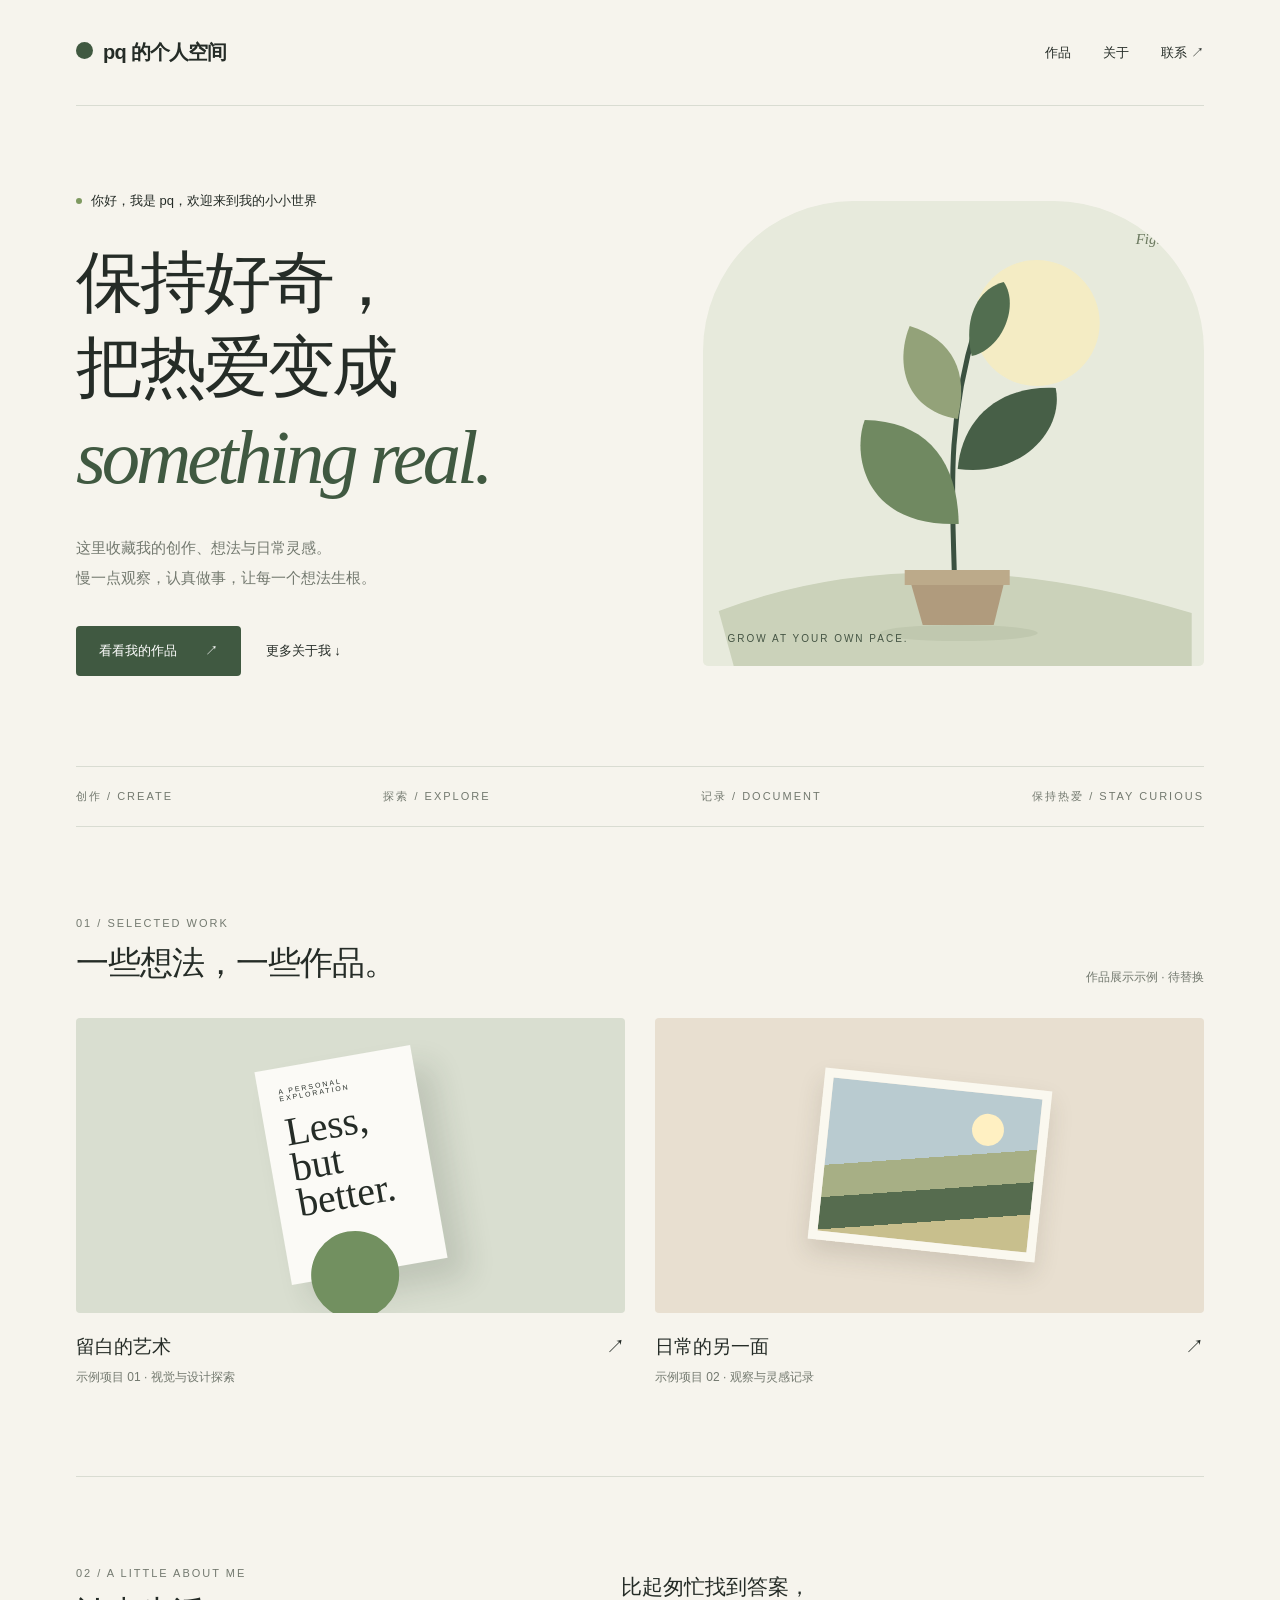
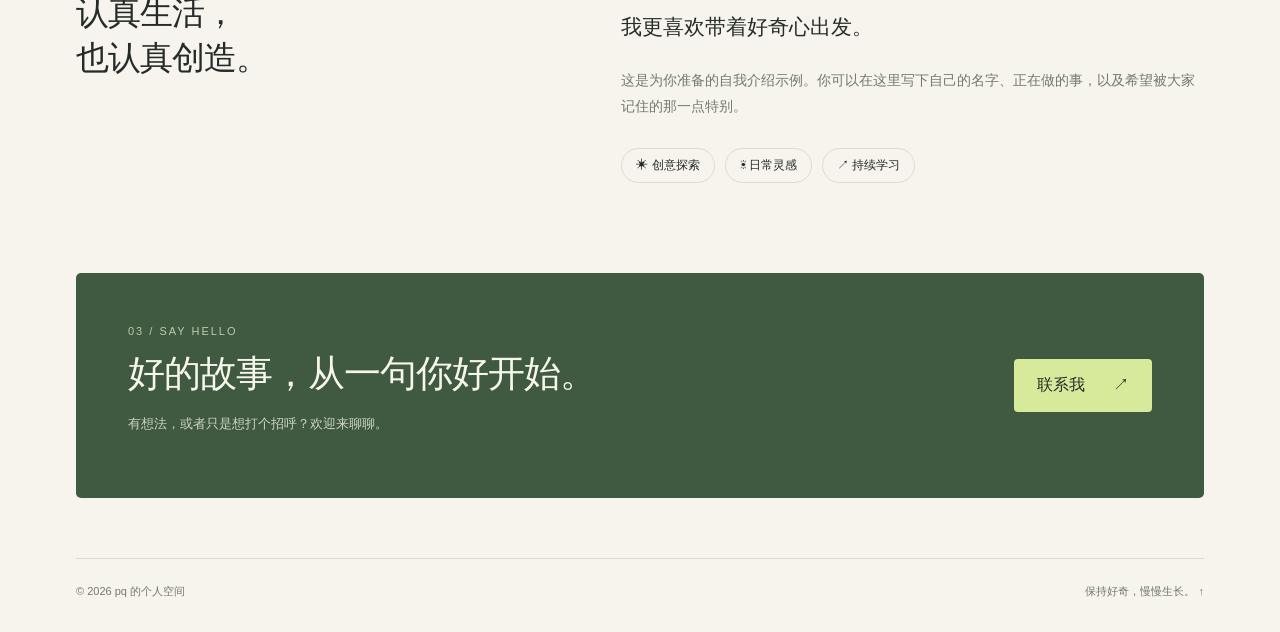
<file: index.html>
<!doctype html>
<html lang="zh-CN">
<head><meta charset="UTF-8"><meta name="viewport" content="width=device-width,initial-scale=1"><meta name="description" content="一个关于创作、探索与日常灵感的个人空间。"><title>pq 的个人空间 · 保持好奇</title>
<link rel="stylesheet" href="style.css"></head>
<body><div class="wrap"><header><a href="#" class="brand"><span></span>pq 的个人空间</a><nav aria-label="主导航"><a href="#work">作品</a><a href="#about">关于</a><a href="#contact">联系 ↗</a></nav></header>
<main><section class="hero"><div><div class="welcome"><span class="dot"></span>你好，我是 pq，欢迎来到我的小小世界</div><h1>保持好奇，<br>把热爱变成<br><em>something real.</em></h1><p class="intro">这里收藏我的创作、想法与日常灵感。<br>慢一点观察，认真做事，让每一个想法生根。</p><div class="actions"><a class="primary" href="#work">看看我的作品 <span class="arrow">↗</span></a><a href="#about">更多关于我 ↓</a></div></div><div class="art" role="img" aria-label="抽象植物插画：绿色叶片向着一轮淡黄色的太阳生长"><span class="art-number">Fig. 01</span><svg viewBox="0 0 440 465" aria-hidden="true"><circle cx="303" cy="122" r="63" fill="#f4ecc4"/><path d="M-15 410 Q190 332 458 412V465H0Z" fill="#cbd2ba"/><path d="M221 391C220 310 210 230 242 126" fill="none" stroke="#3b5140" stroke-width="5"/><path d="M225 323C127 326 119 250 131 219C194 220 224 261 225 323" fill="#708961"/><path d="M224 268C286 277 331 230 322 187C263 184 228 220 224 268" fill="#475f47"/><path d="M224 218C166 208 163 156 176 125C220 139 235 171 224 218" fill="#93a279"/><path d="M238 155C269 148 286 104 270 81C241 89 230 121 238 155" fill="#526e50"/><path d="M174 371H273L260 424H189Z" fill="#b09b7d"/><path d="M171 369H276V384H171Z" fill="#bcaa8a"/><ellipse cx="225" cy="432" rx="79" ry="8" fill="#afb99e" opacity=".4"/></svg><div class="art-label">GROW AT YOUR OWN PACE.</div></div></section>
<div class="strip"><span>创作 / CREATE</span><span>探索 / EXPLORE</span><span>记录 / DOCUMENT</span><span>保持热爱 / STAY CURIOUS</span></div>
<section class="section" id="work"><div class="heading"><div><div class="eyebrow">01 / SELECTED WORK</div><h2>一些想法，一些作品。</h2></div><span class="note">作品展示示例 · 待替换</span></div><div class="projects"><button class="project" data-project="0"><div class="cover cover-one"><div class="poster"><div class="tiny">A PERSONAL EXPLORATION</div><strong>Less,<br>but better.</strong><div class="circle"></div></div></div><div class="p-title"><span>留白的艺术</span><span>↗</span></div><div class="meta">示例项目 01 · 视觉与设计探索</div></button><button class="project" data-project="1"><div class="cover cover-two"><div class="landscape"><span class="sun"></span></div></div><div class="p-title"><span>日常的另一面</span><span>↗</span></div><div class="meta">示例项目 02 · 观察与灵感记录</div></button></div></section>
<section class="section about" id="about"><div><div class="eyebrow">02 / A LITTLE ABOUT ME</div><h2>认真生活，<br>也认真创造。</h2></div><div><p class="about-copy">比起匆忙找到答案，<br>我更喜欢带着好奇心出发。<small>这是为你准备的自我介绍示例。你可以在这里写下自己的名字、正在做的事，以及希望被大家记住的那一点特别。</small></p><div class="tags"><span>✳ 创意探索</span><span>☀ 日常灵感</span><span>↗ 持续学习</span></div></div></section>
<section class="contact" id="contact"><div><div class="eyebrow">03 / SAY HELLO</div><h2>好的故事，从一句你好开始。</h2><p>有想法，或者只是想打个招呼？欢迎来聊聊。</p></div><button id="contact-button">联系我 <span class="arrow">↗</span></button></section></main><footer><span>© 2026 pq 的个人空间</span><span>保持好奇，慢慢生长。 <a href="#" aria-label="回到顶部">↑</a></span></footer></div>
<dialog id="detail"><button class="close" aria-label="关闭">×</button><div class="demo" id="dialog-label"></div><h2 id="dialog-title"></h2><p id="dialog-copy"></p></dialog><script src="script.js" defer></script></body></html>
</file>
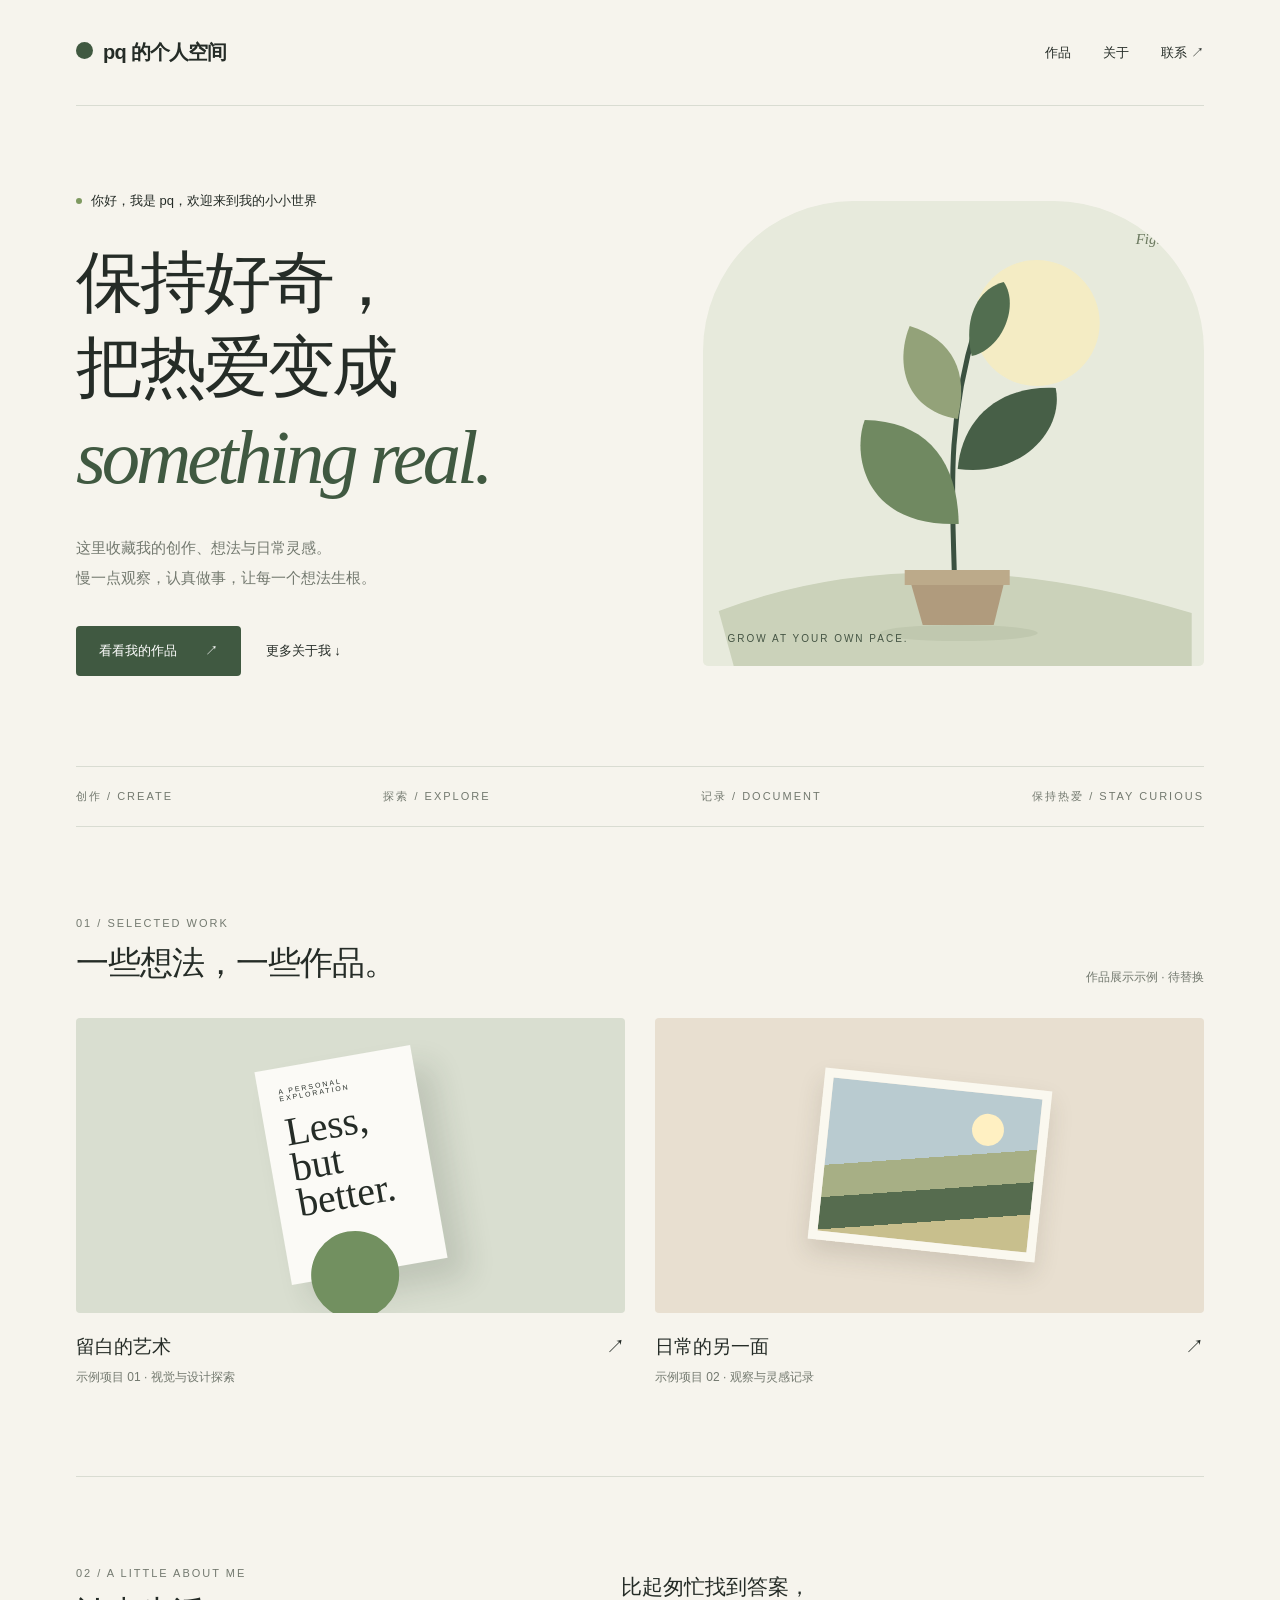
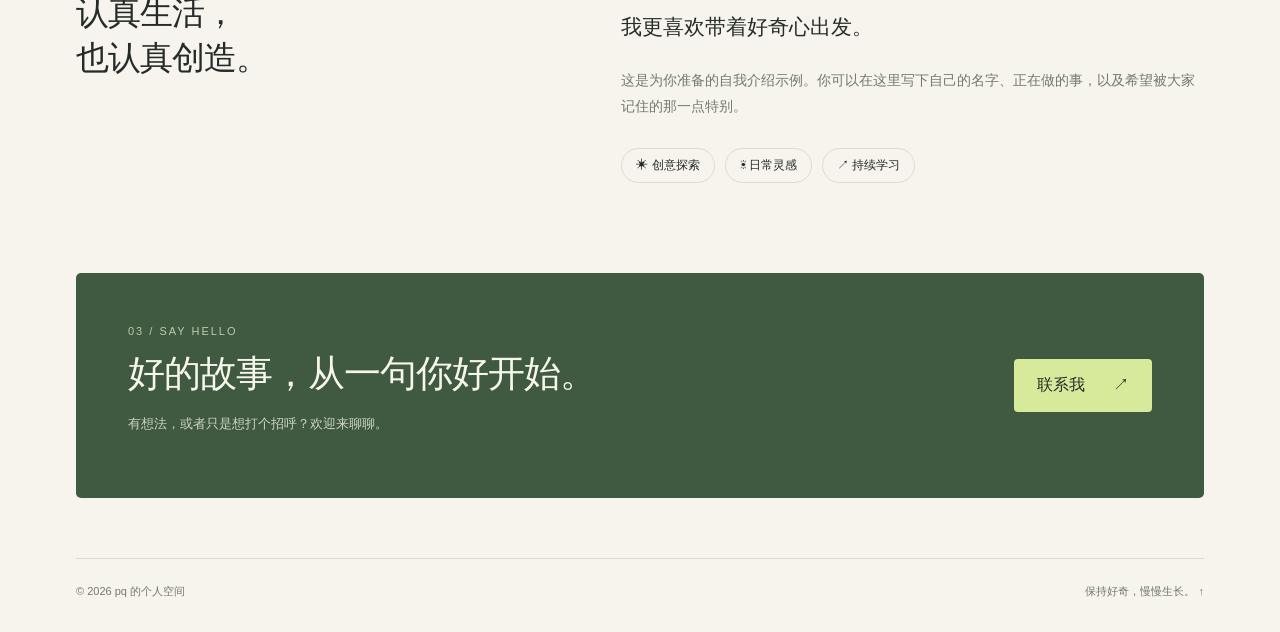
<file: pq-personal-website.html>
<!doctype html>
<html lang="zh-CN">
<head><meta charset="UTF-8"><meta name="viewport" content="width=device-width,initial-scale=1"><meta name="description" content="一个关于创作、探索与日常灵感的个人空间。"><title>pq 的个人空间 · 保持好奇</title>
<style>
:root{--paper:#f6f4ed;--ink:#252c27;--muted:#73796f;--line:#d9dcd2;--green:#405941;--lime:#d7e99a}*{box-sizing:border-box}html{scroll-behavior:smooth;scroll-padding-top:35px}body{margin:0;background:var(--paper);color:var(--ink);font-family:Arial,"PingFang SC","Microsoft YaHei",sans-serif}a{color:inherit;text-decoration:none}button{font:inherit;cursor:pointer}a:focus-visible,button:focus-visible{outline:3px solid #7b954c;outline-offset:5px}.wrap{max-width:1240px;margin:auto;padding:0 56px}header{height:106px;display:flex;align-items:center;justify-content:space-between;border-bottom:1px solid var(--line)}.brand{font-size:20px;font-weight:700;letter-spacing:-.8px}.brand span{display:inline-block;width:17px;height:17px;border-radius:50%;background:var(--green);margin-right:10px}nav{display:flex;gap:32px;font-size:13px}nav a:hover{color:#72934d}.hero{padding:86px 0 90px;display:grid;grid-template-columns:1.12fr 1fr;gap:65px;align-items:center}.eyebrow{font-size:11px;letter-spacing:2px;color:var(--muted)}.welcome{display:flex;align-items:center;gap:9px;margin-bottom:30px;font-size:13px}.dot{width:6px;height:6px;border-radius:50%;background:#7e9960}h1{font-weight:500;font-size:clamp(44px,5.2vw,68px);line-height:1.27;letter-spacing:-3px;margin:0 0 27px}h1 em{font-family:Georgia,serif;font-style:italic;color:var(--green);font-size:1.15em;letter-spacing:-4px}.intro{font-size:15px;line-height:1.95;color:var(--muted);max-width:385px}.actions{display:flex;align-items:center;gap:25px;margin-top:34px;font-size:13px}.primary{background:var(--green);color:white;padding:16px 23px;border-radius:4px}.primary:hover{background:#2f452f}.arrow{padding-left:24px}.art{position:relative;height:465px;background:#e7eadc;border-radius:150px 150px 5px 5px;overflow:hidden}.art svg{width:100%;height:100%;display:block}.art-label{position:absolute;bottom:22px;left:25px;font-size:10px;letter-spacing:2px;color:#445443}.art-number{position:absolute;right:25px;top:30px;font:italic 15px Georgia;color:#6b795f}.strip{display:flex;justify-content:space-between;border-top:1px solid var(--line);border-bottom:1px solid var(--line);padding:22px 0;color:var(--muted);font-size:11px;letter-spacing:2px}.section{padding:90px 0}.heading{display:flex;align-items:end;justify-content:space-between;margin-bottom:32px}h2{font-size:33px;font-weight:500;letter-spacing:-1px;margin:12px 0 0}.note{color:var(--muted);font-size:12px}.projects{display:grid;grid-template-columns:1fr 1fr;gap:30px}.project{background:none;border:0;padding:0;text-align:left;color:inherit}.cover{height:295px;position:relative;overflow:hidden;border-radius:4px;transition:transform .3s}.project:hover .cover{transform:translateY(-5px)}.cover-one{background:#d9ded0;display:grid;place-items:center}.poster{background:#fbfaf6;width:158px;height:216px;transform:rotate(-10deg);padding:20px;box-shadow:18px 22px 30px #25332524}.poster .tiny{font-size:7px;letter-spacing:2px}.poster strong{font:40px/.9 Georgia;display:block;margin-top:13px;font-weight:400}.poster .circle{width:88px;height:88px;border-radius:50%;background:#729060;margin-top:18px}.cover-two{background:#e8dfd0;display:grid;place-items:center}.landscape{width:228px;height:172px;border:9px solid #faf8ef;box-shadow:0 12px 25px #433b3226;transform:rotate(6deg);background:linear-gradient(170deg,#b9cbd0 0 46%,#a7af85 46% 63%,#566c4f 63% 80%,#c8bf8d 80%);position:relative}.sun{position:absolute;width:32px;height:32px;background:#fff0c2;border-radius:50%;top:20px;right:35px}.p-title{display:flex;justify-content:space-between;margin:21px 0 9px;font-size:19px}.meta{font-size:12px;color:var(--muted)}.about{display:grid;grid-template-columns:1fr 1.2fr;gap:60px;border-top:1px solid var(--line)}.about-copy{font-size:21px;line-height:1.9;margin:0}.about-copy small{display:block;font-size:14px;color:var(--muted);margin-top:20px}.tags{display:flex;gap:10px;flex-wrap:wrap;margin-top:28px}.tags span{font-size:12px;border:1px solid var(--line);padding:8px 14px;border-radius:30px}.contact{background:var(--green);border-radius:5px;color:#f7f6ec;padding:52px;display:flex;align-items:center;justify-content:space-between;margin-bottom:60px}.contact h2{font-size:37px;margin-bottom:16px}.contact p{font-size:13px;color:#cbd5c4}.contact button{background:var(--lime);color:var(--ink);padding:16px 23px;border:0;border-radius:4px;white-space:nowrap}.contact .eyebrow{color:#bcccb0}footer{padding:25px 0 33px;display:flex;justify-content:space-between;font-size:11px;color:var(--muted);border-top:1px solid var(--line)}dialog{border:1px solid var(--line);border-radius:12px;padding:36px;max-width:500px;width:calc(100% - 40px);background:var(--paper);color:var(--ink)}dialog::backdrop{background:#17201880;backdrop-filter:blur(5px)}dialog h2{font-size:25px}dialog p{font-size:15px;line-height:1.9;color:var(--muted)}.close{float:right;border:0;background:transparent;font-size:25px}.demo{font-size:11px;letter-spacing:1px;color:var(--muted)}@media(max-width:760px){.wrap{padding:0 24px}header{height:80px}nav{gap:20px}.brand{font-size:17px}.hero{grid-template-columns:1fr;padding:50px 0;gap:38px}h1{font-size:49px}.art{height:350px;max-width:430px;width:100%;margin:auto}.strip{font-size:9px;letter-spacing:1px}.section{padding:58px 0}.projects{grid-template-columns:1fr;gap:33px}.cover{height:290px}.about{grid-template-columns:1fr;gap:25px}.about-copy{font-size:19px}.contact{padding:30px;display:block}.contact h2{font-size:29px}.contact button{margin-top:18px}.heading{align-items:start}.heading .note{max-width:96px;line-height:1.6}footer{font-size:10px}.contact{margin-bottom:40px}}@media(prefers-reduced-motion:reduce){html{scroll-behavior:auto}.cover{transition:none}}
</style></head>
<body><div class="wrap"><header><a href="#" class="brand"><span></span>pq 的个人空间</a><nav aria-label="主导航"><a href="#work">作品</a><a href="#about">关于</a><a href="#contact">联系 ↗</a></nav></header>
<main><section class="hero"><div><div class="welcome"><span class="dot"></span>你好，我是 pq，欢迎来到我的小小世界</div><h1>保持好奇，<br>把热爱变成<br><em>something real.</em></h1><p class="intro">这里收藏我的创作、想法与日常灵感。<br>慢一点观察，认真做事，让每一个想法生根。</p><div class="actions"><a class="primary" href="#work">看看我的作品 <span class="arrow">↗</span></a><a href="#about">更多关于我 ↓</a></div></div><div class="art" role="img" aria-label="抽象植物插画：绿色叶片向着一轮淡黄色的太阳生长"><span class="art-number">Fig. 01</span><svg viewBox="0 0 440 465" aria-hidden="true"><circle cx="303" cy="122" r="63" fill="#f4ecc4"/><path d="M-15 410 Q190 332 458 412V465H0Z" fill="#cbd2ba"/><path d="M221 391C220 310 210 230 242 126" fill="none" stroke="#3b5140" stroke-width="5"/><path d="M225 323C127 326 119 250 131 219C194 220 224 261 225 323" fill="#708961"/><path d="M224 268C286 277 331 230 322 187C263 184 228 220 224 268" fill="#475f47"/><path d="M224 218C166 208 163 156 176 125C220 139 235 171 224 218" fill="#93a279"/><path d="M238 155C269 148 286 104 270 81C241 89 230 121 238 155" fill="#526e50"/><path d="M174 371H273L260 424H189Z" fill="#b09b7d"/><path d="M171 369H276V384H171Z" fill="#bcaa8a"/><ellipse cx="225" cy="432" rx="79" ry="8" fill="#afb99e" opacity=".4"/></svg><div class="art-label">GROW AT YOUR OWN PACE.</div></div></section>
<div class="strip"><span>创作 / CREATE</span><span>探索 / EXPLORE</span><span>记录 / DOCUMENT</span><span>保持热爱 / STAY CURIOUS</span></div>
<section class="section" id="work"><div class="heading"><div><div class="eyebrow">01 / SELECTED WORK</div><h2>一些想法，一些作品。</h2></div><span class="note">作品展示示例 · 待替换</span></div><div class="projects"><button class="project" data-project="0"><div class="cover cover-one"><div class="poster"><div class="tiny">A PERSONAL EXPLORATION</div><strong>Less,<br>but better.</strong><div class="circle"></div></div></div><div class="p-title"><span>留白的艺术</span><span>↗</span></div><div class="meta">示例项目 01 · 视觉与设计探索</div></button><button class="project" data-project="1"><div class="cover cover-two"><div class="landscape"><span class="sun"></span></div></div><div class="p-title"><span>日常的另一面</span><span>↗</span></div><div class="meta">示例项目 02 · 观察与灵感记录</div></button></div></section>
<section class="section about" id="about"><div><div class="eyebrow">02 / A LITTLE ABOUT ME</div><h2>认真生活，<br>也认真创造。</h2></div><div><p class="about-copy">比起匆忙找到答案，<br>我更喜欢带着好奇心出发。<small>这是为你准备的自我介绍示例。你可以在这里写下自己的名字、正在做的事，以及希望被大家记住的那一点特别。</small></p><div class="tags"><span>✳ 创意探索</span><span>☀ 日常灵感</span><span>↗ 持续学习</span></div></div></section>
<section class="contact" id="contact"><div><div class="eyebrow">03 / SAY HELLO</div><h2>好的故事，从一句你好开始。</h2><p>有想法，或者只是想打个招呼？欢迎来聊聊。</p></div><button id="contact-button">联系我 <span class="arrow">↗</span></button></section></main><footer><span>© 2026 pq 的个人空间</span><span>保持好奇，慢慢生长。 <a href="#" aria-label="回到顶部">↑</a></span></footer></div>
<dialog id="detail"><button class="close" aria-label="关闭">×</button><div class="demo" id="dialog-label"></div><h2 id="dialog-title"></h2><p id="dialog-copy"></p></dialog><script>
const dialog=document.querySelector('#detail');function show(label,title,copy){document.querySelector('#dialog-label').textContent=label;document.querySelector('#dialog-title').textContent=title;document.querySelector('#dialog-copy').textContent=copy;dialog.showModal()}const projects=[['留白的艺术','这是一张原创排版示意，以纸张、圆形和自然色彩探索简洁的视觉表达。这里可替换成你的真实项目，介绍创作背景、过程与成果。'],['日常的另一面','这是一幅用几何色块呈现风景的示意作品。这里可放入你的摄影、文章或生活记录，让访客了解你观察世界的方式。']];document.querySelectorAll('[data-project]').forEach(b=>b.addEventListener('click',()=>{let p=projects[Number(b.dataset.project)];show('作品展示示例',...p)}));document.querySelector('#contact-button').addEventListener('click',()=>show('SAY HELLO','期待与你联系','联系方式尚未填写。提供你的邮箱或社交主页后，这里就能成为访客联系你的入口。'));document.querySelector('.close').addEventListener('click',()=>dialog.close());dialog.addEventListener('click',e=>{if(e.target===dialog){const r=dialog.getBoundingClientRect();if(e.clientX<r.left||e.clientX>r.right||e.clientY<r.top||e.clientY>r.bottom)dialog.close()}});
</script></body></html>
</file>
<file: style.css>
:root{--paper:#f6f4ed;--ink:#252c27;--muted:#73796f;--line:#d9dcd2;--green:#405941;--lime:#d7e99a}*{box-sizing:border-box}html{scroll-behavior:smooth;scroll-padding-top:35px}body{margin:0;background:var(--paper);color:var(--ink);font-family:Arial,"PingFang SC","Microsoft YaHei",sans-serif}a{color:inherit;text-decoration:none}button{font:inherit;cursor:pointer}a:focus-visible,button:focus-visible{outline:3px solid #7b954c;outline-offset:5px}.wrap{max-width:1240px;margin:auto;padding:0 56px}header{height:106px;display:flex;align-items:center;justify-content:space-between;border-bottom:1px solid var(--line)}.brand{font-size:20px;font-weight:700;letter-spacing:-.8px}.brand span{display:inline-block;width:17px;height:17px;border-radius:50%;background:var(--green);margin-right:10px}nav{display:flex;gap:32px;font-size:13px}nav a:hover{color:#72934d}.hero{padding:86px 0 90px;display:grid;grid-template-columns:1.12fr 1fr;gap:65px;align-items:center}.eyebrow{font-size:11px;letter-spacing:2px;color:var(--muted)}.welcome{display:flex;align-items:center;gap:9px;margin-bottom:30px;font-size:13px}.dot{width:6px;height:6px;border-radius:50%;background:#7e9960}h1{font-weight:500;font-size:clamp(44px,5.2vw,68px);line-height:1.27;letter-spacing:-3px;margin:0 0 27px}h1 em{font-family:Georgia,serif;font-style:italic;color:var(--green);font-size:1.15em;letter-spacing:-4px}.intro{font-size:15px;line-height:1.95;color:var(--muted);max-width:385px}.actions{display:flex;align-items:center;gap:25px;margin-top:34px;font-size:13px}.primary{background:var(--green);color:white;padding:16px 23px;border-radius:4px}.primary:hover{background:#2f452f}.arrow{padding-left:24px}.art{position:relative;height:465px;background:#e7eadc;border-radius:150px 150px 5px 5px;overflow:hidden}.art svg{width:100%;height:100%;display:block}.art-label{position:absolute;bottom:22px;left:25px;font-size:10px;letter-spacing:2px;color:#445443}.art-number{position:absolute;right:25px;top:30px;font:italic 15px Georgia;color:#6b795f}.strip{display:flex;justify-content:space-between;border-top:1px solid var(--line);border-bottom:1px solid var(--line);padding:22px 0;color:var(--muted);font-size:11px;letter-spacing:2px}.section{padding:90px 0}.heading{display:flex;align-items:end;justify-content:space-between;margin-bottom:32px}h2{font-size:33px;font-weight:500;letter-spacing:-1px;margin:12px 0 0}.note{color:var(--muted);font-size:12px}.projects{display:grid;grid-template-columns:1fr 1fr;gap:30px}.project{background:none;border:0;padding:0;text-align:left;color:inherit}.cover{height:295px;position:relative;overflow:hidden;border-radius:4px;transition:transform .3s}.project:hover .cover{transform:translateY(-5px)}.cover-one{background:#d9ded0;display:grid;place-items:center}.poster{background:#fbfaf6;width:158px;height:216px;transform:rotate(-10deg);padding:20px;box-shadow:18px 22px 30px #25332524}.poster .tiny{font-size:7px;letter-spacing:2px}.poster strong{font:40px/.9 Georgia;display:block;margin-top:13px;font-weight:400}.poster .circle{width:88px;height:88px;border-radius:50%;background:#729060;margin-top:18px}.cover-two{background:#e8dfd0;display:grid;place-items:center}.landscape{width:228px;height:172px;border:9px solid #faf8ef;box-shadow:0 12px 25px #433b3226;transform:rotate(6deg);background:linear-gradient(170deg,#b9cbd0 0 46%,#a7af85 46% 63%,#566c4f 63% 80%,#c8bf8d 80%);position:relative}.sun{position:absolute;width:32px;height:32px;background:#fff0c2;border-radius:50%;top:20px;right:35px}.p-title{display:flex;justify-content:space-between;margin:21px 0 9px;font-size:19px}.meta{font-size:12px;color:var(--muted)}.about{display:grid;grid-template-columns:1fr 1.2fr;gap:60px;border-top:1px solid var(--line)}.about-copy{font-size:21px;line-height:1.9;margin:0}.about-copy small{display:block;font-size:14px;color:var(--muted);margin-top:20px}.tags{display:flex;gap:10px;flex-wrap:wrap;margin-top:28px}.tags span{font-size:12px;border:1px solid var(--line);padding:8px 14px;border-radius:30px}.contact{background:var(--green);border-radius:5px;color:#f7f6ec;padding:52px;display:flex;align-items:center;justify-content:space-between;margin-bottom:60px}.contact h2{font-size:37px;margin-bottom:16px}.contact p{font-size:13px;color:#cbd5c4}.contact button{background:var(--lime);color:var(--ink);padding:16px 23px;border:0;border-radius:4px;white-space:nowrap}.contact .eyebrow{color:#bcccb0}footer{padding:25px 0 33px;display:flex;justify-content:space-between;font-size:11px;color:var(--muted);border-top:1px solid var(--line)}dialog{border:1px solid var(--line);border-radius:12px;padding:36px;max-width:500px;width:calc(100% - 40px);background:var(--paper);color:var(--ink)}dialog::backdrop{background:#17201880;backdrop-filter:blur(5px)}dialog h2{font-size:25px}dialog p{font-size:15px;line-height:1.9;color:var(--muted)}.close{float:right;border:0;background:transparent;font-size:25px}.demo{font-size:11px;letter-spacing:1px;color:var(--muted)}@media(max-width:760px){.wrap{padding:0 24px}header{height:80px}nav{gap:20px}.brand{font-size:17px}.hero{grid-template-columns:1fr;padding:50px 0;gap:38px}h1{font-size:49px}.art{height:350px;max-width:430px;width:100%;margin:auto}.strip{font-size:9px;letter-spacing:1px}.section{padding:58px 0}.projects{grid-template-columns:1fr;gap:33px}.cover{height:290px}.about{grid-template-columns:1fr;gap:25px}.about-copy{font-size:19px}.contact{padding:30px;display:block}.contact h2{font-size:29px}.contact button{margin-top:18px}.heading{align-items:start}.heading .note{max-width:96px;line-height:1.6}footer{font-size:10px}.contact{margin-bottom:40px}}@media(prefers-reduced-motion:reduce){html{scroll-behavior:auto}.cover{transition:none}}
</file>
